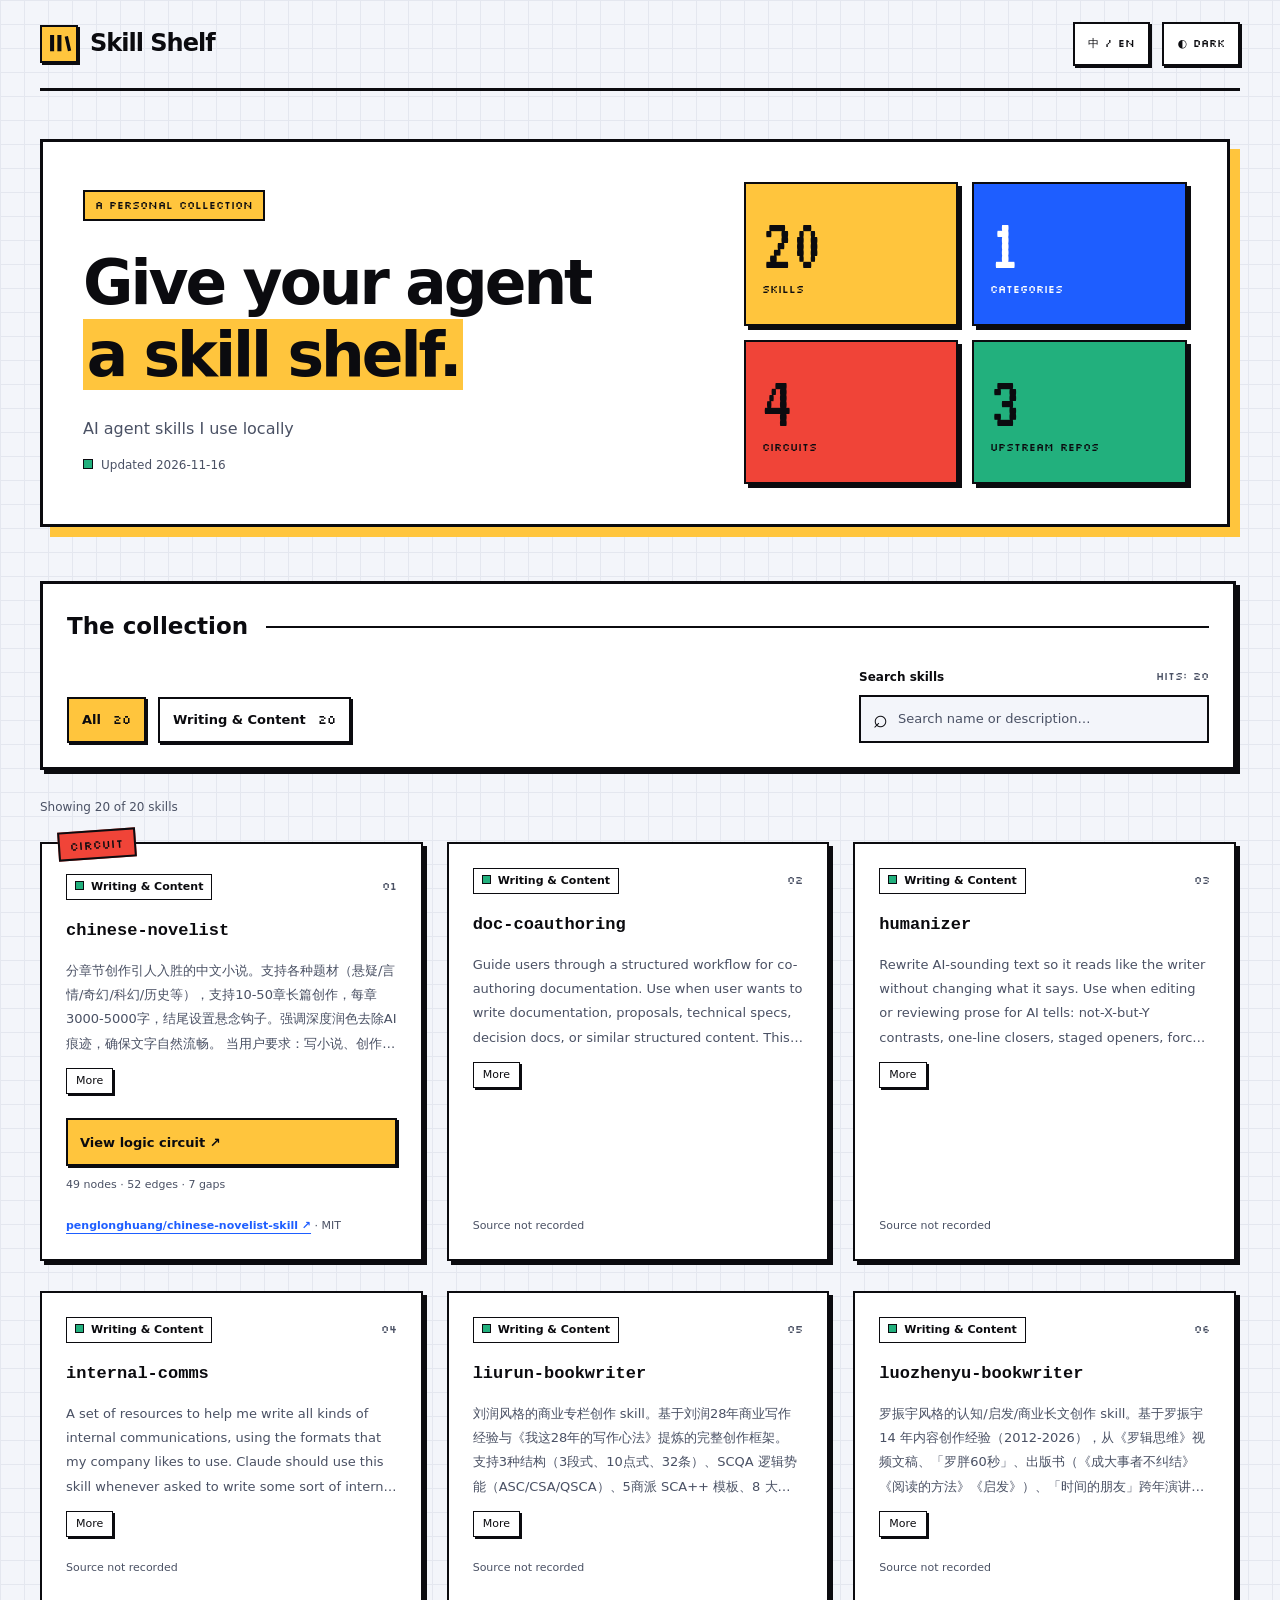
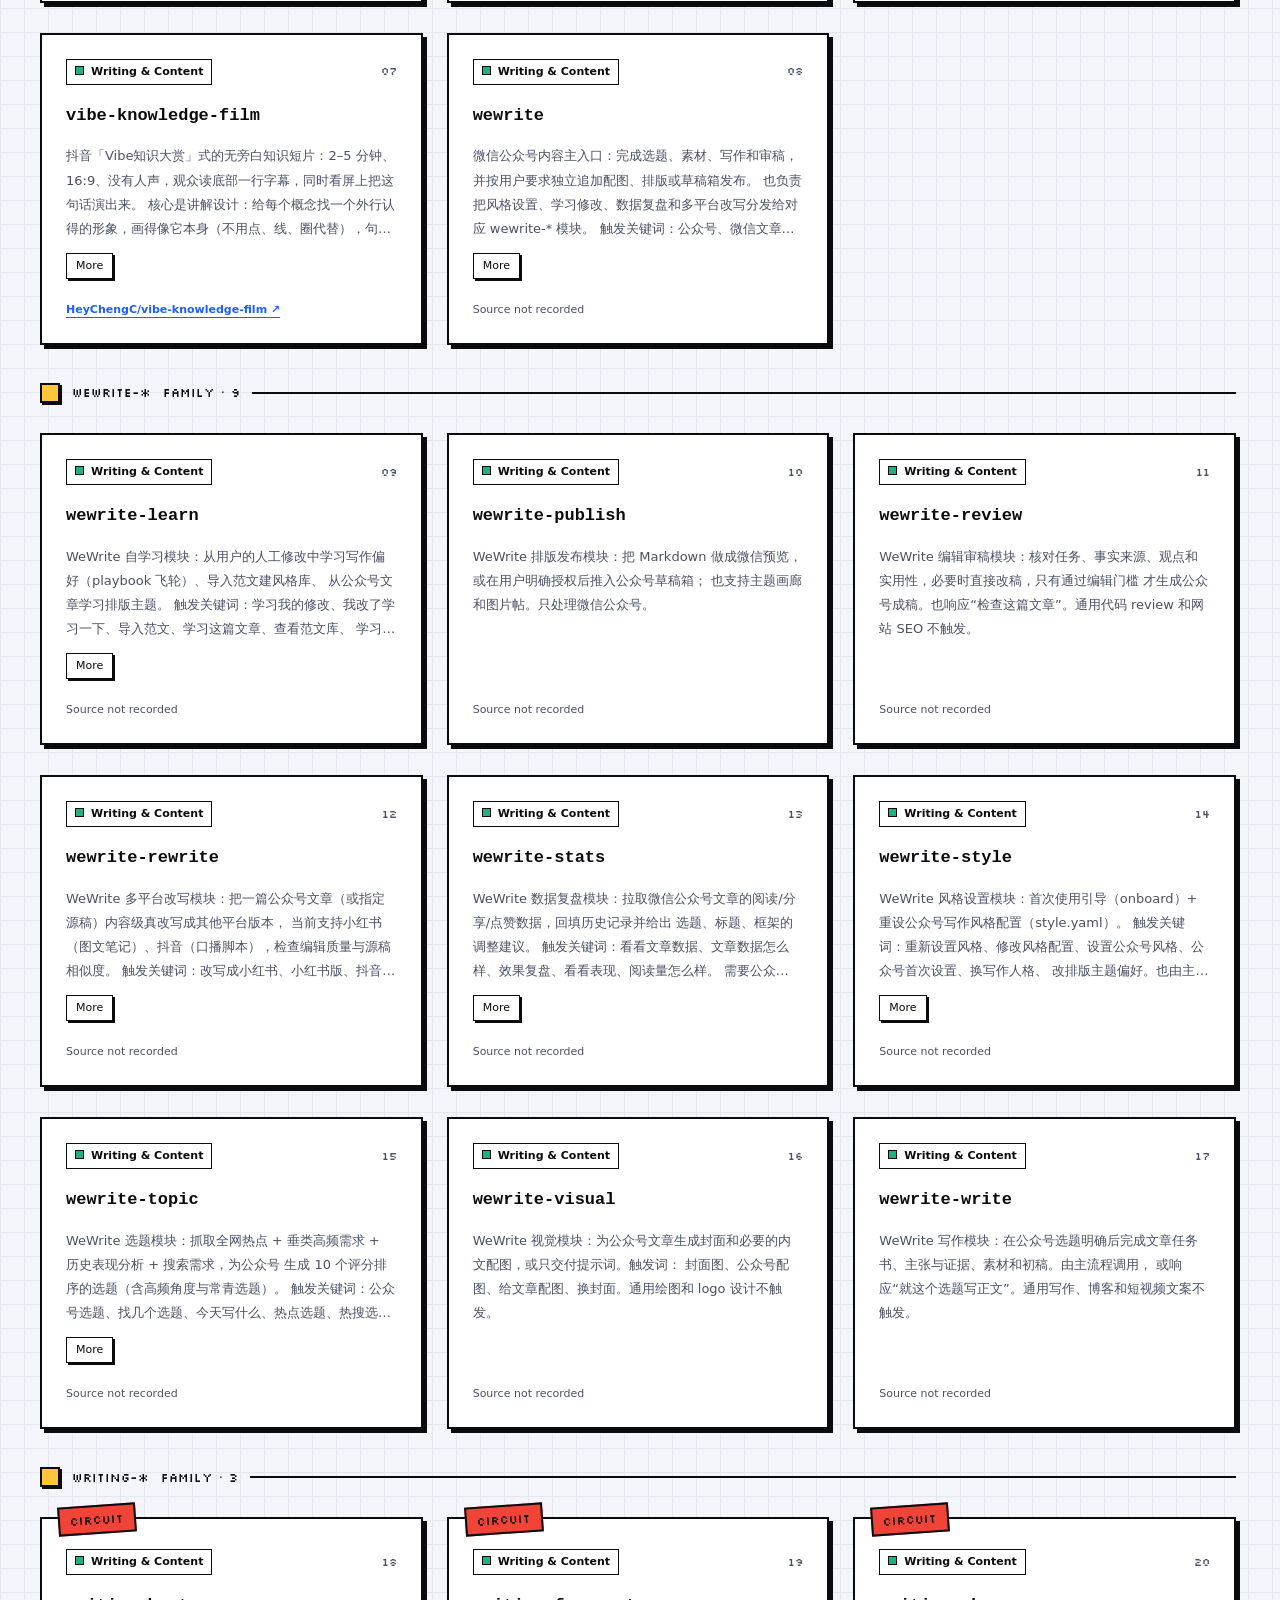
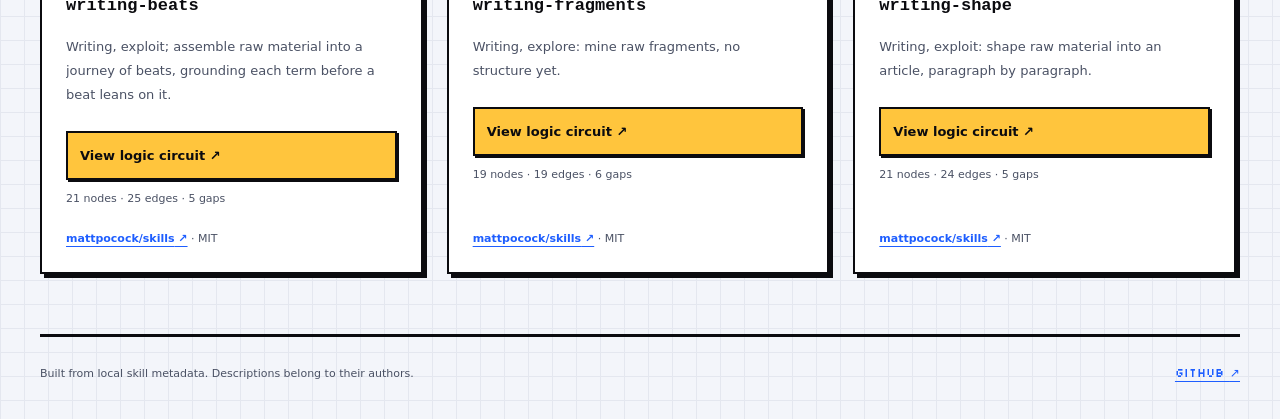
<file: index.html>
<!doctype html>
<html lang="en">
<head>
  <meta charset="utf-8">
  <meta name="viewport" content="width=device-width, initial-scale=1">
  <meta name="description" content="Skill Shelf — a personal collection of locally used AI agent skills, browsable by category and searchable by name or description.">
  <meta name="theme-color" content="#F3F5FA">
  <title>Skill Shelf</title>
  <link rel="icon" href="data:image/svg+xml,%3Csvg xmlns='http://www.w3.org/2000/svg' viewBox='0 0 64 64'%3E%3Cpath fill='%23FFC53D' stroke='%230B0B0F' stroke-width='5' d='M3 3h58v58H3z'/%3E%3Cpath d='M16 17h8v29h-8zm12 0h8v29h-8zm12 3 7-2 8 28-7 2z' fill='%230B0B0F'/%3E%3C/svg%3E">
  <link rel="stylesheet" href="styles.css">
  <script src="app.js" defer></script>
</head>
<body>
  <a class="skip-link" href="#main" data-i18n="skip">Skip to skills</a>
  <div class="page-shell">
    <header class="site-header">
      <div class="masthead">
        <span class="wordmark"><svg class="shelf-mark" viewBox="0 0 32 32" aria-hidden="true"><path d="M5 5h5v20H5zm9 0h5v20h-5zm9 2 4-1 4 18-4 1z" fill="currentColor"/></svg> Skill Shelf</span>
        <div class="preferences">
          <button id="language-toggle" type="button" aria-label="切换到中文">中 <span aria-hidden="true">/</span> EN</button>
          <button id="theme-toggle" type="button" aria-label="Switch to dark theme"><span id="theme-icon" aria-hidden="true">◐</span> <span id="theme-label">Dark</span></button>
        </div>
      </div>
      <div class="intro">
        <div class="hero-copy">
          <p class="eyebrow" data-i18n="eyebrow">A PERSONAL COLLECTION</p>
          <h1 class="hero-title"><span data-i18n="headline">Give your agent</span><br><span class="title-highlight" data-i18n="headlineAccent">a skill shelf.</span></h1>
          <p class="subtitle" data-i18n="subtitle">AI agent skills I use locally</p>
          <p class="metadata"><span data-i18n="updated">Updated</span> <time id="generated-date">—</time></p>
        </div>
        <dl id="hero-stats" class="hero-stats" aria-label="Collection statistics">
          <div class="stat-card"><dt data-i18n="statSkills">SKILLS</dt><dd id="skill-count">—</dd></div>
          <div class="stat-card"><dt data-i18n="statCategories">CATEGORIES</dt><dd id="category-count">—</dd></div>
          <div class="stat-card"><dt data-i18n="statCircuits">CIRCUITS</dt><dd id="circuit-count">—</dd></div>
          <div class="stat-card"><dt data-i18n="statRepos">UPSTREAM REPOS</dt><dd id="repo-count">—</dd></div>
        </dl>
      </div>
    </header>
    <main id="main">
      <section class="browse-controls" aria-label="Browse skills" id="browse-controls">
        <div class="section-heading"><h2 data-i18n="collection">The collection</h2><span class="section-rule" aria-hidden="true"></span></div>
        <div class="filter-row">
          <div id="category-tabs" class="category-tabs" role="tablist" aria-label="Skill categories"></div>
          <div class="search-field"><div class="search-heading"><label for="search" data-i18n="searchLabel">Search skills</label><span class="hits">HITS: <span id="hits-count">—</span></span></div><div class="search-input"><span aria-hidden="true">⌕</span><input id="search" type="search" placeholder="Search name or description…" autocomplete="off" aria-controls="skills-panel"></div></div>
        </div>
      </section>
      <p id="results-status" class="results-status" role="status" aria-live="polite">Loading skills…</p>
      <div id="skills-panel" role="tabpanel" tabindex="0" aria-busy="true">
        <div id="skills-grid" class="skills-grid"></div>
        <div id="empty-state" class="message-state" hidden><span aria-hidden="true">∅</span><h2 data-i18n="emptyTitle">No skills found</h2><p data-i18n="emptyBody">Try another keyword or category.</p><button id="reset-filters" type="button" data-i18n="reset">Clear filters</button></div>
        <div id="error-state" class="message-state error-state" role="alert" hidden><h2 data-i18n="errorTitle">The shelf could not be loaded</h2><p data-i18n="errorBody">Please refresh to try again. If previewing locally, serve this folder with python3 -m http.server.</p></div>
      </div>
      <noscript><p class="message-state">请启用 JavaScript 以加载技能列表。 / Enable JavaScript to load the skill collection.</p></noscript>
    </main>
    <footer><p data-i18n="footer">Built from local skill metadata. Descriptions belong to their authors.</p><a href="https://github.com/suzy56/skill-showcase" target="_blank" rel="noopener noreferrer">GitHub <span aria-hidden="true">↗</span></a></footer>
  </div>
</body>
</html>
</file>
<file: styles.css>
@font-face {
  font-family: "Shelf Display";
  src: url("fonts/zcool-kuaile-ui.woff2") format("woff2");
  font-weight: 400;
  font-style: normal;
  font-display: swap;
}
@font-face {
  font-family: "Shelf Pixel";
  src: url("fonts/silkscreen-latin.woff2") format("woff2");
  font-weight: 400;
  font-style: normal;
  font-display: swap;
}
@font-face {
  font-family: "Shelf Numbers";
  src: url("fonts/vt323-numbers.woff2") format("woff2");
  font-weight: 400;
  font-style: normal;
  font-display: swap;
}
:root {
  color-scheme: light;
  --ink: #0B0B0F;
  --paper: #FFFFFF;
  --hall: #F3F5FA;
  --yellow: #FFC53D;
  --yellow-soft: #FFD76B;
  --blue: #1E5EFF;
  --red: #F04438;
  --green: #22B07D;
  --text: #4A5164;
  --muted: #8A90A0;
  --line: #E4E7EF;
  --foreground: var(--ink);
  --stroke: var(--ink);
  --link: var(--blue);
  --body-font: "PingFang SC", "Noto Sans SC", system-ui, -apple-system, BlinkMacSystemFont, "Segoe UI", sans-serif;
  --pixel-font: "Shelf Pixel", var(--body-font);
}
@media (prefers-color-scheme: dark) {
  :root:not([data-theme="light"]) {
    color-scheme: dark;
    --hall: #0B0B0F;
    --paper: #16171D;
    --foreground: #F3F5FA;
    --stroke: #F3F5FA;
    --text: #E4E7EF;
    --line: #292B36;
    --link: #F3F5FA;
  }
}
:root[data-theme="dark"] {
  color-scheme: dark;
  --hall: #0B0B0F;
  --paper: #16171D;
  --foreground: #F3F5FA;
  --stroke: #F3F5FA;
  --text: #E4E7EF;
  --line: #292B36;
  --link: #F3F5FA;
}
* { box-sizing: border-box; }
[hidden] { display: none !important; }
body {
  margin: 0;
  color: var(--foreground);
  background-color: var(--hall);
  background-image: linear-gradient(var(--line) 1px, transparent 1px), linear-gradient(90deg, var(--line) 1px, transparent 1px);
  background-size: 24px 24px;
  font: 15px/1.65 var(--body-font);
  -webkit-font-smoothing: antialiased;
}
button, input { font: inherit; }
button, a, input { -webkit-tap-highlight-color: transparent; }
button {
  border: 2px solid var(--stroke);
  border-radius: 0;
  padding: 9px 13px;
  color: var(--foreground);
  background: var(--paper);
  box-shadow: 2px 2px 0 var(--stroke);
  cursor: pointer;
}
a { color: var(--link); text-underline-offset: 4px; }
:focus-visible { outline: 3px solid var(--blue); outline-offset: 4px; }
.page-shell { max-width: 1280px; margin: 0 auto; padding: 0 40px; }
.skip-link { position: absolute; left: 16px; top: -100px; z-index: 10; padding: 12px; background: var(--paper); border: 2px solid var(--stroke); }
.skip-link:focus { top: 12px; }
.masthead { display: flex; align-items: center; justify-content: space-between; gap: 12px; padding: 22px 0; border-bottom: 3px solid var(--stroke); }
.wordmark { display: inline-flex; align-items: center; gap: 12px; font-size: 24px; font-weight: 850; letter-spacing: -1px; white-space: nowrap; }
.shelf-mark { width: 38px; height: 38px; padding: 4px; color: var(--ink); background: var(--yellow); border: 2px solid var(--stroke); box-shadow: 2px 2px 0 var(--stroke); }
.preferences { display: flex; gap: 12px; }
.preferences button { min-width: 52px; min-height: 44px; font: 11px/1.4 var(--pixel-font); }
.intro { display: grid; grid-template-columns: minmax(0, 1.4fr) minmax(300px, 1fr); gap: 40px; align-items: center; margin: 48px 10px 54px 0; padding: 40px; border: 3px solid var(--stroke); background: var(--paper); box-shadow: 10px 10px 0 var(--yellow); }
.hero-copy { min-width: 0; }
.eyebrow { display: inline-block; margin: 0 0 26px; padding: 5px 10px; border: 2px solid var(--stroke); color: var(--ink); background: var(--yellow); font: 11px/1.6 var(--pixel-font); }
.hero-title { margin: 0; font-size: clamp(42px, 4.8vw, 68px); letter-spacing: -3px; line-height: 1.16; font-weight: 850; }
:lang(zh-CN) .hero-title { font-family: "Shelf Display", var(--body-font); font-weight: 400; letter-spacing: 0; line-height: 1.3; }
.title-highlight { color: var(--ink); background: var(--yellow); padding: 0 .06em; box-decoration-break: clone; -webkit-box-decoration-break: clone; }
.subtitle { margin: 26px 0 14px; color: var(--text); font-size: 16px; }
.metadata { margin: 0; color: var(--text); font-size: 12px; }
.metadata::before { content: ""; display: inline-block; width: 8px; height: 8px; margin-right: 8px; background: var(--green); border: 1px solid var(--stroke); }
.hero-stats { display: grid; grid-template-columns: repeat(2, minmax(0, 1fr)); gap: 14px; margin: 0; }
.stat-card { display: flex; flex-direction: column; justify-content: center; min-width: 0; min-height: 144px; padding: 12px 16px; border: 2px solid var(--stroke); background: var(--yellow); color: var(--ink); box-shadow: 4px 4px 0 var(--stroke); }
.stat-card:nth-child(2) { background: var(--blue); color: #FFFFFF; }
.stat-card:nth-child(3) { background: var(--red); }
.stat-card:nth-child(4) { background: var(--green); }
.stat-card dt { font: 11px/1.6 var(--pixel-font); overflow-wrap: anywhere; }
.stat-card dd { order: -1; margin: 0; font: 76px/.95 "Shelf Numbers", monospace; }
.browse-controls { margin-right: 4px; padding: 24px; border: 3px solid var(--stroke); background: var(--paper); box-shadow: 4px 4px 0 var(--stroke); }
.section-heading { display: flex; gap: 18px; align-items: center; margin-bottom: 22px; }
.section-heading h2 { margin: 0; font-size: 23px; font-weight: 800; }
:lang(zh-CN) .section-heading h2, :lang(zh-CN) .message-state h2 { font-family: "Shelf Display", var(--body-font); font-weight: 400; }
.section-rule { height: 2px; background: var(--stroke); flex: 1; }
.filter-row { display: flex; gap: 28px; align-items: flex-end; justify-content: space-between; }
.category-tabs { display: flex; flex-wrap: wrap; gap: 12px; min-width: 0; }
.category-tabs button { min-height: 46px; font-size: 13px; font-weight: 700; }
.category-tabs button[aria-selected="true"] { background: var(--yellow); color: var(--ink); }
.tab-count { display: inline-block; margin-left: 12px; font: 12px/1 var(--pixel-font); }
.search-field { flex: 0 1 350px; min-width: 240px; }
.search-heading { display: flex; flex-wrap: wrap; justify-content: space-between; gap: 8px; margin-bottom: 7px; }
.search-field label { font-size: 12px; font-weight: 700; }
.hits { color: var(--text); font: 11px/1.6 var(--pixel-font); }
.search-input { display: flex; align-items: center; gap: 8px; padding: 0 12px; background: var(--hall); border: 2px solid var(--stroke); }
.search-input > span { color: var(--foreground); font-size: 25px; }
input { min-width: 0; width: 100%; height: 44px; border: 0; border-radius: 0; color: var(--foreground); background: transparent; font-size: 13px; }
input::placeholder { color: var(--text); opacity: 1; }
input:focus-visible { outline-offset: 0; }
.results-status { margin: 28px 0 24px; color: var(--text); font-size: 12px; min-height: 20px; }
.skills-grid { display: grid; grid-template-columns: repeat(3, minmax(0, 1fr)); gap: 30px 24px; align-items: start; margin-right: 4px; }
.skill-card { position: relative; display: flex; flex-direction: column; min-width: 0; align-self: stretch; padding: 24px; border: 2px solid var(--stroke); background: var(--paper); box-shadow: 4px 4px 0 var(--stroke); }
.card-topline { display: flex; align-items: center; justify-content: space-between; gap: 8px; margin-bottom: 18px; }
.category-chip { color: var(--foreground); padding: 3px 8px; border: 1px solid var(--stroke); font-size: 11px; font-weight: 650; overflow-wrap: anywhere; }
.category-chip::before { content: ""; display: inline-block; width: 7px; height: 7px; margin-right: 7px; background: var(--green); border: 1px solid var(--stroke); }
.card-number { color: var(--text); font: 11px/1 var(--pixel-font); }
.skill-card h3 { margin: 0 0 16px; font: 700 17px/1.5 ui-monospace, SFMono-Regular, Menlo, Monaco, Consolas, monospace; overflow-wrap: anywhere; }
.description { margin: 0; color: var(--text); font-size: 13px; line-height: 1.85; overflow-wrap: anywhere; white-space: pre-wrap; }
.description.is-clamped { display: -webkit-box; -webkit-line-clamp: 4; -webkit-box-orient: vertical; overflow: hidden; }
.more-button { align-self: flex-start; padding: 3px 9px; margin-top: 12px; border-width: 1px; font-size: 11px; }
.circuit-badge { position: absolute; top: -14px; left: 16px; padding: 3px 10px; border: 2px solid var(--stroke); color: var(--ink); background: var(--red); font: 12px/1.6 var(--pixel-font); transform: rotate(-4deg); }
.has-circuit { padding-top: 30px; }
.circuit-link { display: block; margin-top: 24px; padding: 10px 12px; border: 2px solid var(--stroke); color: var(--ink); background: var(--yellow); box-shadow: 2px 2px 0 var(--stroke); text-decoration: none; }
.circuit-label { font-size: 13px; font-weight: 800; }
.circuit-label::after { content: " ↗"; }
.circuit-meta { margin: 10px 0 0; color: var(--text); font-size: 11px; }
.card-source { margin-top: auto; padding-top: 22px; color: var(--text); font-size: 11px; overflow-wrap: anywhere; }
.card-source a { font-weight: 650; }
.source-license, .source-missing { color: var(--text); }
.family-label { grid-column: 1 / -1; display: flex; align-items: center; gap: 12px; margin: 8px 0 0; color: var(--foreground); font: 12px/1.6 var(--pixel-font); }
.family-label::before { content: ""; flex: 0 0 16px; height: 16px; border: 2px solid var(--stroke); background: var(--yellow); box-shadow: 2px 2px 0 var(--stroke); }
.family-label::after { content: ""; flex: 1; height: 2px; background: var(--stroke); }
.family-label code { color: inherit; font: inherit; }
.message-state { margin-right: 4px; padding: 56px 20px; text-align: center; border: 3px solid var(--stroke); background: var(--paper); box-shadow: 4px 4px 0 var(--stroke); }
.message-state > span { color: var(--foreground); font-size: 36px; }
.message-state h2 { margin: 12px 0; font-size: 26px; }
.message-state p { max-width: 480px; margin: 0 auto 22px; color: var(--text); }
footer { display: flex; justify-content: space-between; align-items: baseline; gap: 24px; margin-top: 60px; padding: 26px 0 36px; border-top: 3px solid var(--stroke); font-size: 11px; color: var(--text); }
footer p { margin: 0; }
footer a { white-space: nowrap; font: 12px/1.6 var(--pixel-font); }
button:hover, button:active, .circuit-link:hover, .circuit-link:active { background: var(--yellow-soft); color: var(--ink); transform: translate(2px, 2px); box-shadow: 0 0 0 var(--stroke); }
.skill-card:hover { transform: translate(2px, 2px); box-shadow: 2px 2px 0 var(--stroke); }
@media (max-width: 1000px) {
  .page-shell { padding: 0 28px; }
  .intro { grid-template-columns: minmax(0, 1.25fr) minmax(240px, 1fr); padding: 28px; gap: 24px; }
  .hero-title { font-size: 49px; letter-spacing: -2px; }
  .stat-card { min-height: 130px; padding: 12px; }
  .stat-card dd { font-size: 66px; }
  .skills-grid { grid-template-columns: repeat(2, minmax(0, 1fr)); }
}
@media (max-width: 720px) {
  .intro { grid-template-columns: minmax(0, 1fr); gap: 30px; }
  .hero-title { font-size: clamp(42px, 8vw, 60px); }
  .hero-stats { gap: 14px; }
  .stat-card { min-height: 118px; }
  .filter-row { flex-direction: column; align-items: stretch; gap: 22px; }
  .search-field { flex-basis: auto; min-width: 0; }
}
@media (max-width: 540px) {
  .page-shell { padding: 0 16px; }
  .masthead { padding: 18px 0; }
  .wordmark { gap: 8px; font-size: 20px; letter-spacing: -.8px; }
  .shelf-mark { width: 31px; height: 31px; }
  .preferences { gap: 8px; }
  .preferences button { min-width: 42px; padding: 7px 8px; font-size: 10px; }
  #theme-label { display: none; }
  #theme-icon { font-size: 18px; }
  .intro { margin-top: 30px; margin-bottom: 40px; padding: 23px 18px; }
  .eyebrow { max-width: 100%; margin-bottom: 22px; font-size: 10px; }
  .hero-title { font-size: 41px; letter-spacing: -2px; }
  :lang(zh-CN) .hero-title { font-size: 45px; }
  .subtitle { margin-top: 22px; font-size: 14px; }
  .hero-stats { gap: 12px; }
  .stat-card { padding: 12px 10px; min-height: 112px; }
  .stat-card dt { font-size: 10px; }
  .stat-card dd { font-size: 64px; }
  .browse-controls { padding: 20px 16px; }
  .section-heading h2 { font-size: 22px; }
  .category-tabs { gap: 10px; }
  .category-tabs button { padding: 8px 10px; font-size: 12px; }
  .skills-grid { grid-template-columns: minmax(0, 1fr); }
  .skill-card { padding: 24px 20px; }
  .has-circuit { padding-top: 30px; }
  footer { align-items: flex-start; gap: 14px; margin-top: 42px; }
  footer p { max-width: 220px; }
}
@media (prefers-reduced-motion: no-preference) {
  button, .circuit-link, .skill-card { transition: transform .12s ease, box-shadow .12s ease, background-color .12s ease; }
}
@media (prefers-reduced-motion: reduce) {
  button:hover, button:active, .circuit-link:hover, .circuit-link:active, .skill-card:hover { transform: none; }
}
</file>
